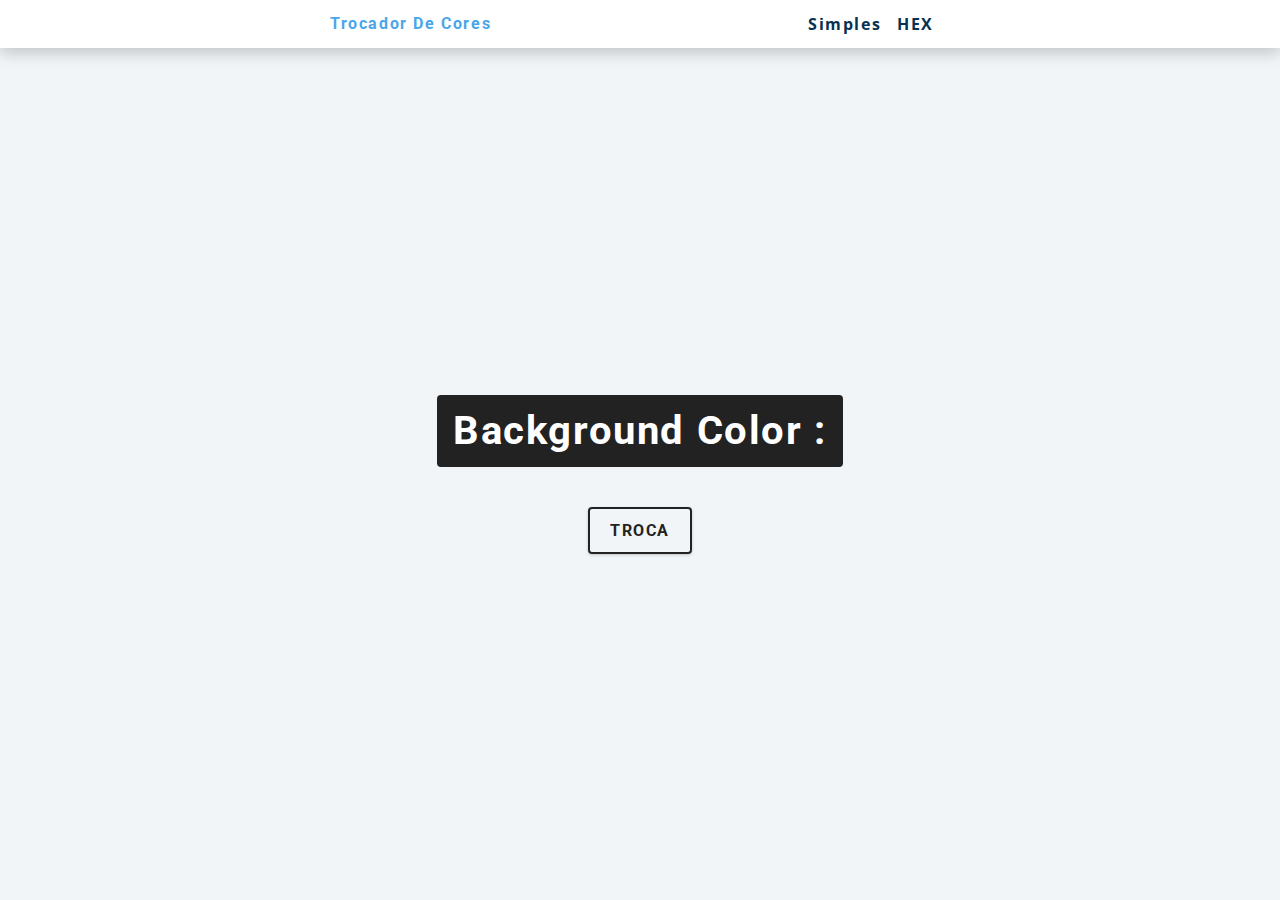
<file: 1-TROCADOR-DE-COR/index.html>
<!DOCTYPE html>
<html lang="en">

<head>
    <meta charset="UTF-8">
    <meta http-equiv="X-UA-Compatible" content="IE=edge">
    <meta name="viewport" content="width=device-width, initial-scale=1.0">
    <title>Trocador de cores - Simples</title>

    <link rel="stylesheet" href="styles.css">
</head>

<body>
    <nav>
        <div class="nav-center">
            <h4>
                Trocador de Cores
            </h4>
            <ul class="nav-links">
                <li>
                    <a href="index.html">Simples</a>
                </li>
                <li>
                    <a href="hex.html">HEX</a>
                </li>
            </ul>
        </div>
    </nav>
    </div>

    <main>
        <div class="container">
            <h2>
                background color :
                <span class="color"></span>
            </h2>
            <button id="btn" class="btn btn-hero">Troca</button>
        </div>
    </main>
    <script src="app.js"></script>
</body>

</html>
</file>
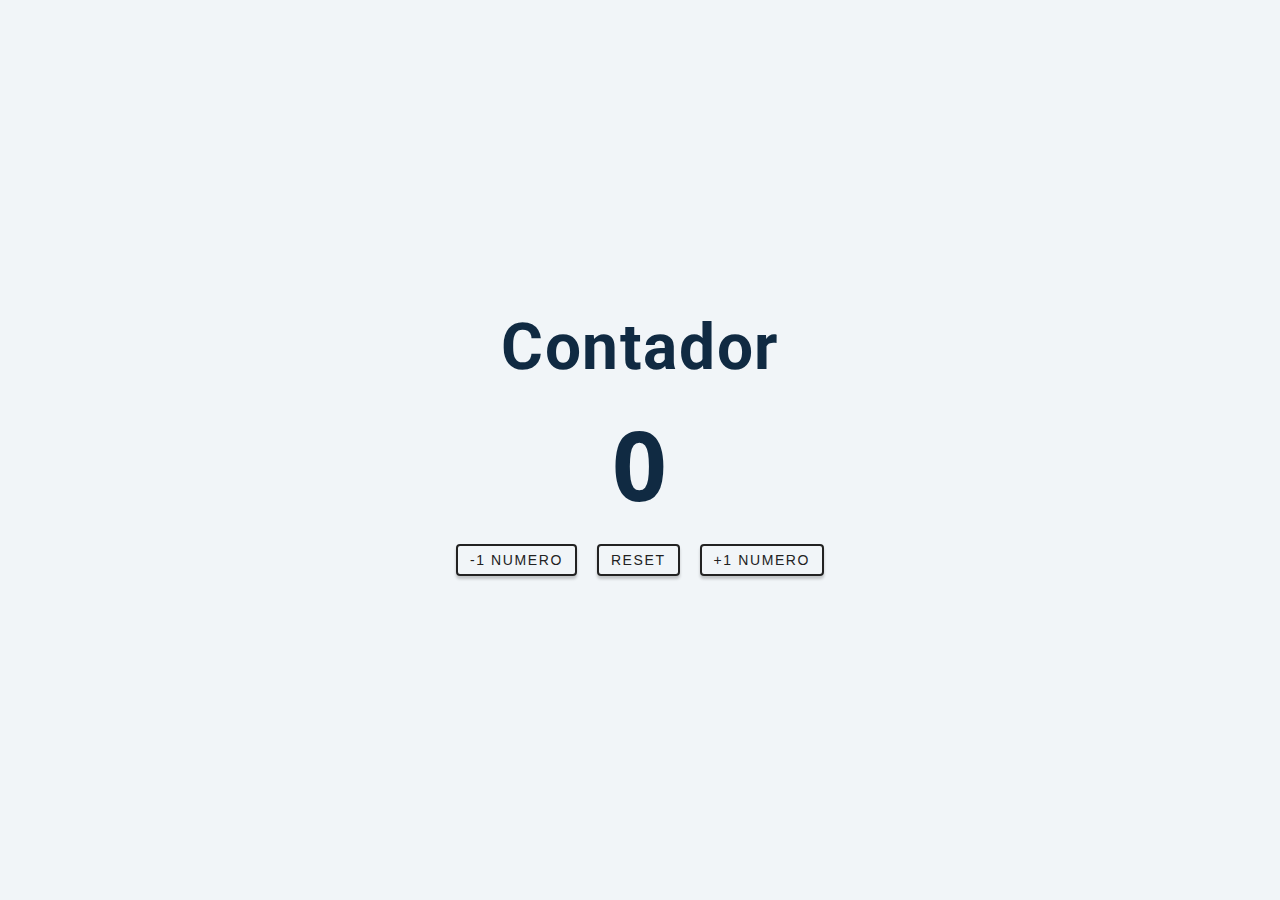
<file: 2-CONTADOR/index.html>
<!DOCTYPE html>
<html lang="en">

<head>
    <meta charset="UTF-8">
    <meta http-equiv="X-UA-Compatible" content="IE=edge">
    <meta name="viewport" content="width=device-width, initial-scale=1.0">
    <title>Contador</title>

    <link rel="stylesheet" href="styles.css">

</head>

<body>
    <main>
        <div class="container">
            <h1>Contador</h1>
            <span id="value">0</span>
            <div class="button-container">
                <button class="btn decrease">-1 numero</button>
                <button class="btn reset">reset</button>
                <button class="btn increase">+1 numero</button>
            </div>
        </div>
    </main>
    <script src="scripts.js"></script>
</body>

</html>
</file>
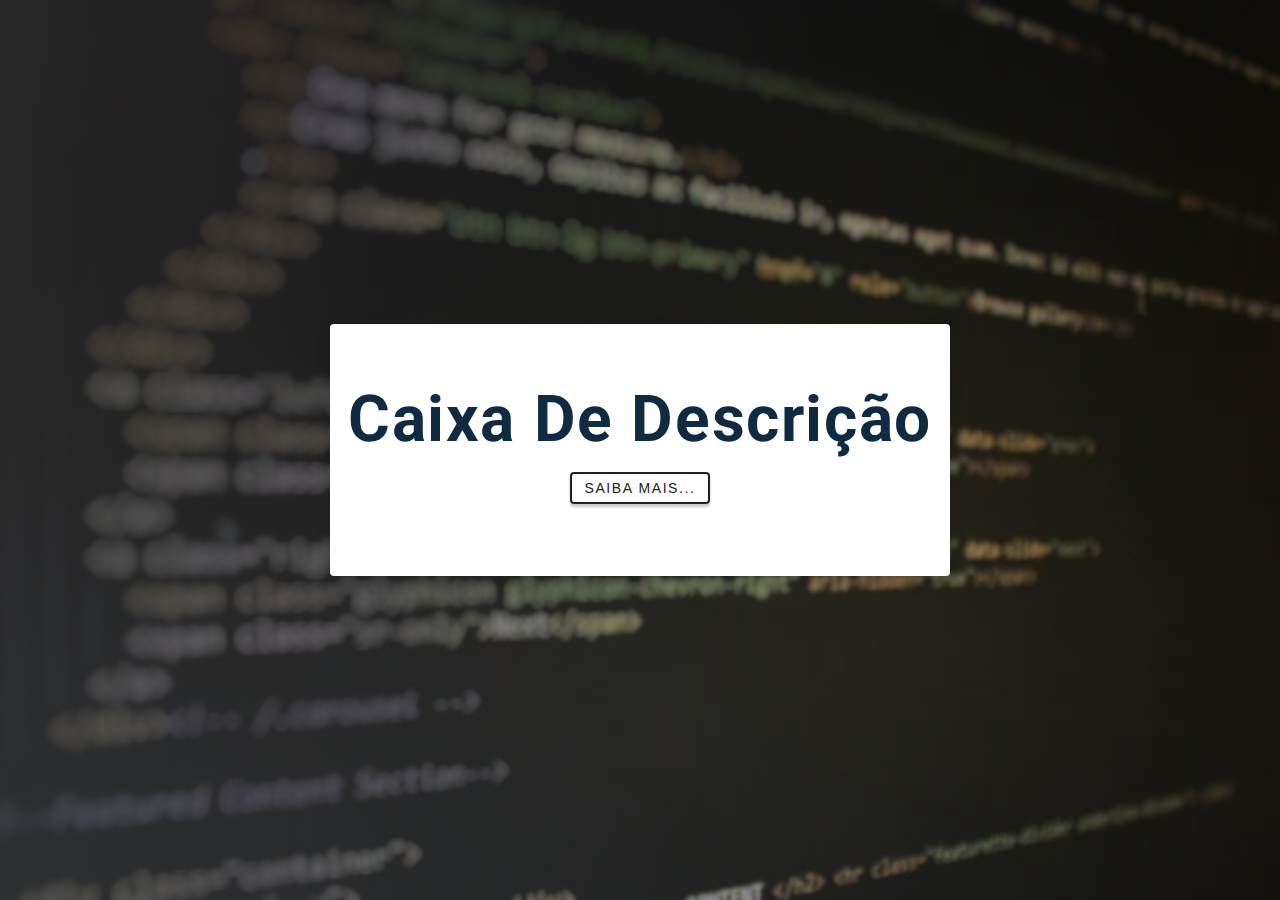
<file: 6-MODAL/index.html>
<!DOCTYPE html>
<html lang="en">

<head>
    <meta charset="UTF-8">
    <meta http-equiv="X-UA-Compatible" content="IE=edge">
    <meta name="viewport" content="width=device-width, initial-scale=1.0">
    <title>HOME PAGE</title>

    <link rel="stylesheet" href="https://cdnjs.cloudflare.com/ajax/libs/font-awesome/5.14.0/css/all.min.css" />

    <link rel="stylesheet" href="styles.css">

</head>

<body>
    <header class="background-image">
        <div class="banner">
            <h1>Caixa de descrição</h1>
            <button class="btn modal-btn">
                Saiba mais...
            </button>
        </div>
    </header>

    <div class="modal-overlay">
        <div class="modal-container">
            <h3>Essa é uma breve decrição</h3>
            <button class="close-btn"><i class="fas fa-times" aria-hidden="true"></i></button>
            <p>Obrigado por ver</p>
        </div>
    </div>
    <script src="scripts.js"></script>
</body>

</html>
</file>
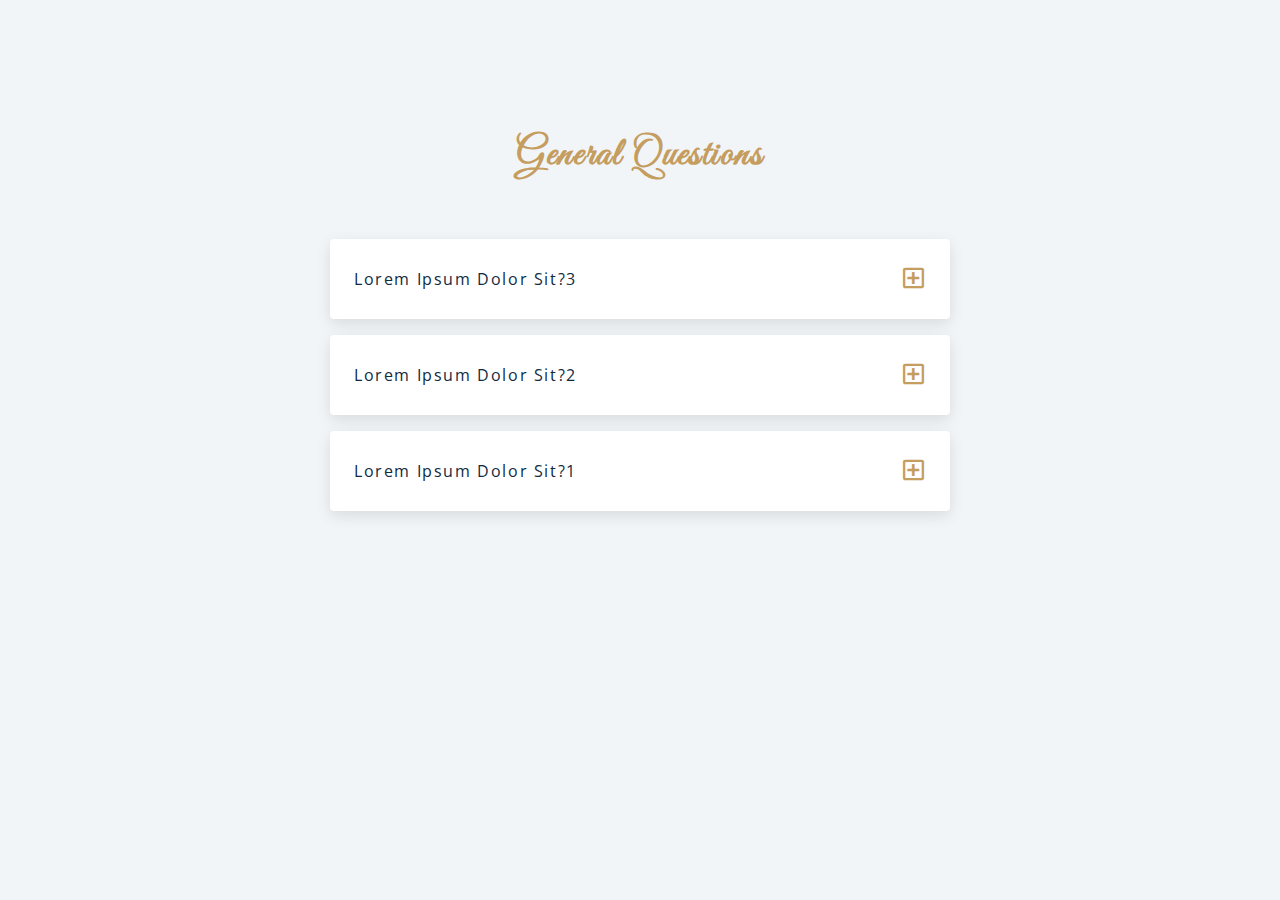
<file: 7-BOX-FAQ/index.html>
<!DOCTYPE html>
<html lang="en">

<head>
    <meta charset="UTF-8">
    <meta http-equiv="X-UA-Compatible" content="IE=edge">
    <meta name="viewport" content="width=device-width, initial-scale=1.0">
    <title>FAQ</title>

    <link rel="stylesheet" href="https://cdnjs.cloudflare.com/ajax/libs/font-awesome/5.14.0/css/all.min.css">

    <link rel="stylesheet" href="https://fonts.googleapis.com/css?family=Great+Vibes&display=swap">

    <link rel="stylesheet" href="styles.css">

</head>

<body>
    <section class="questions">
        <div class="title">
            <h2>general Questions</h2>
        </div>

        <div class="section-center">
            <article class="question">
                <div class="question-title">
                    <p>lorem ipsum dolor sit?3</p>
                    <button type="button" class="question-btn">
                        <span class="plus-icon">
                            <i class="far fa-plus-square"></i>
                        </span>
                        <span class="minus-icon">
                            <i class="far fa-minus-square"></i>
                        </span>
                    </button>
                </div>
                <div class="question-text">
                    <p>
                        3Lorem ipsum dolor sit amet consectetur adipisicing elit. Porro suscipit commodi ex tenetur enim
                        praesentium laudantium quis, expedita fugit dolore dignissimos reprehenderit ratione alias et
                        consequuntur hic ducimus iure fugiat.
                    </p>
                </div>
            </article>
            <article class="question">
                <div class="question-title">
                    <p>lorem ipsum dolor sit?2</p>
                    <button type="button" class="question-btn">
                        <span class="plus-icon">
                            <i class="far fa-plus-square"></i>
                        </span>
                        <span class="minus-icon">
                            <i class="far fa-minus-square"></i>
                        </span>
                    </button>
                </div>
                <div class="question-text">
                    <p>
                        2Lorem ipsum dolor sit amet consectetur adipisicing elit. Porro suscipit commodi ex tenetur enim
                        praesentium laudantium quis, expedita fugit dolore dignissimos reprehenderit ratione alias et
                        consequuntur hic ducimus iure fugiat.
                    </p>
                </div>
            </article>
            <article class="question">
                <div class="question-title">
                    <p>lorem ipsum dolor sit?1</p>
                    <button type="button" class="question-btn">
                        <span class="plus-icon">
                            <i class="far fa-plus-square"></i>
                        </span>
                        <span class="minus-icon">
                            <i class="far fa-minus-square"></i>
                        </span>
                    </button>
                </div>
                <div class="question-text">
                    <p>
                        1Lorem ipsum dolor sit amet consectetur adipisicing elit. Porro suscipit commodi ex tenetur enim
                        praesentium laudantium quis, expedita fugit dolore dignissimos reprehenderit ratione alias et
                        consequuntur hic ducimus iure fugiat.
                    </p>
                </div>
            </article>

        </div>

    </section>


    <script src="scripts.js"></script>
</body>

</html>
</file>
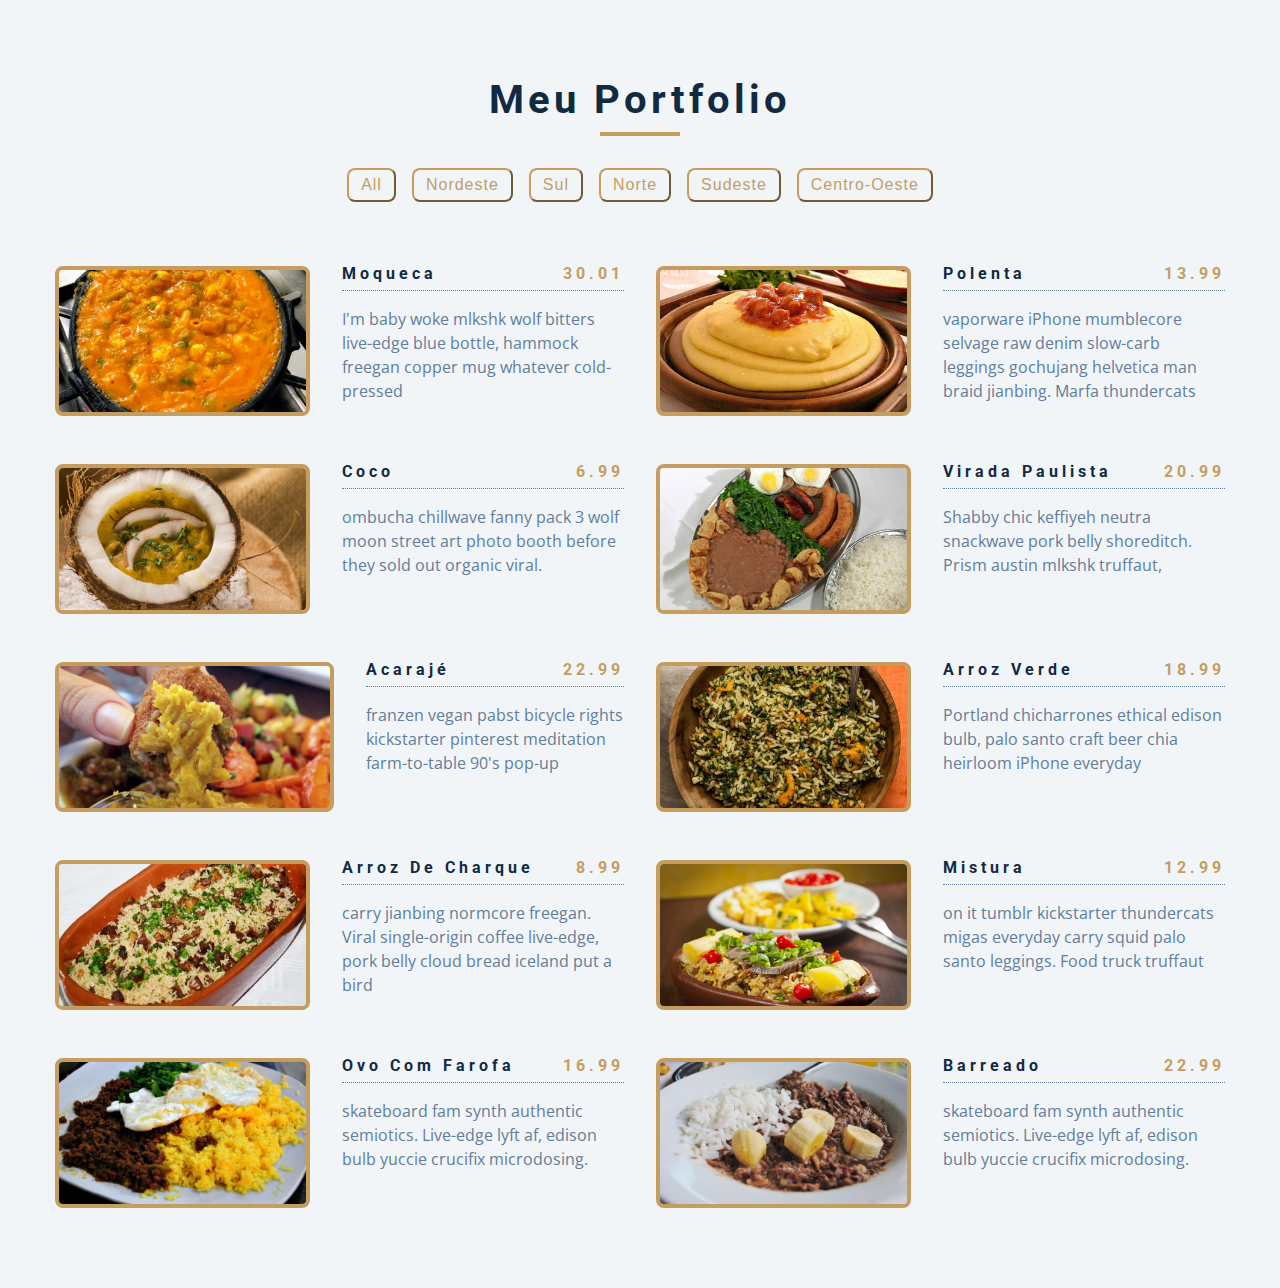
<file: 8-MENU-RESTAURANTE/index.html>
<!DOCTYPE html>
<html lang="en">

<head>
    <meta charset="UTF-8">
    <meta http-equiv="X-UA-Compatible" content="IE=edge">
    <meta name="viewport" content="width=device-width, initial-scale=1.0">
    <title>Portfolio</title>
    <link rel="stylesheet" href="https://cdnjs.cloudflare.com/ajax/libs/font-awesome/5.14.0/css/all.min.css">

    <link rel="stylesheet" href="styles.css">

</head>

<body>
    <section class="portfolio">
        <div class="title">
            <h2>Meu Portfolio</h2>
            <div class="underline"></div>
        </div>
        <div class="btn-container">
            <button type="button" class="filter-btn" data-id="all">
                all
            </button>
            <button type="button" class="filter-btn" data-id="breakfast">
                breakfast
            </button>
            <button type="button" class="filter-btn" data-id="lunch">
                lunch
            </button>
            <button type="button" class="filter-btn" data-id="shakes">
                shakes
            </button>
        </div>
        <div class="section-center">
            <article class="portfolio-item">
                <img src="./IMGS/item-1.jpeg" alt="menu item" class="photo">
                <div class="item-info">
                    <header>
                        <h4>buttermilk pancakes</h4>
                        <h4 class="price">R$14</h4>
                    </header>
                    <p class="item-text">
                        Lorem ipsum dolor sit amet consectetur adipisicing elit. Necessitatibus esse eos culpa eligendi
                        rerum adipisci nesciunt obcaecati explicabo quod soluta, asperiores error praesentium quam
                        eveniet
                        animi omnis nemo suscipit deserunt.
                    </p>
                </div>
            </article>

            <article class="portfolio-item">
                <img src="./IMGS/item-1.jpeg" alt="menu item" class="photo">
                <div class="item-info">
                    <header>
                        <h4>buttermilk pancakes</h4>
                        <h4 class="price">R$14</h4>
                    </header>
                    <p class="item-text">
                        Lorem ipsum dolor sit amet consectetur adipisicing elit. Necessitatibus esse eos culpa eligendi
                        rerum adipisci nesciunt obcaecati explicabo quod soluta, asperiores error praesentium quam
                        eveniet
                        animi omnis nemo suscipit deserunt.
                    </p>
                </div>
            </article>

            <article class="portfolio-item">
                <img src="./IMGS/item-1.jpeg" alt="menu item" class="photo">
                <div class="item-info">
                    <header>
                        <h4>buttermilk pancakes</h4>
                        <h4 class="price">R$14</h4>
                    </header>
                    <p class="item-text">
                        Lorem ipsum dolor sit amet consectetur adipisicing elit. Necessitatibus esse eos culpa eligendi
                        rerum adipisci nesciunt obcaecati explicabo quod soluta, asperiores error praesentium quam
                        eveniet
                        animi omnis nemo suscipit deserunt.
                    </p>
                </div>
            </article>
        </div>
    </section>

    <script src="scripts.js"></script>
</body>

</html>
</file>
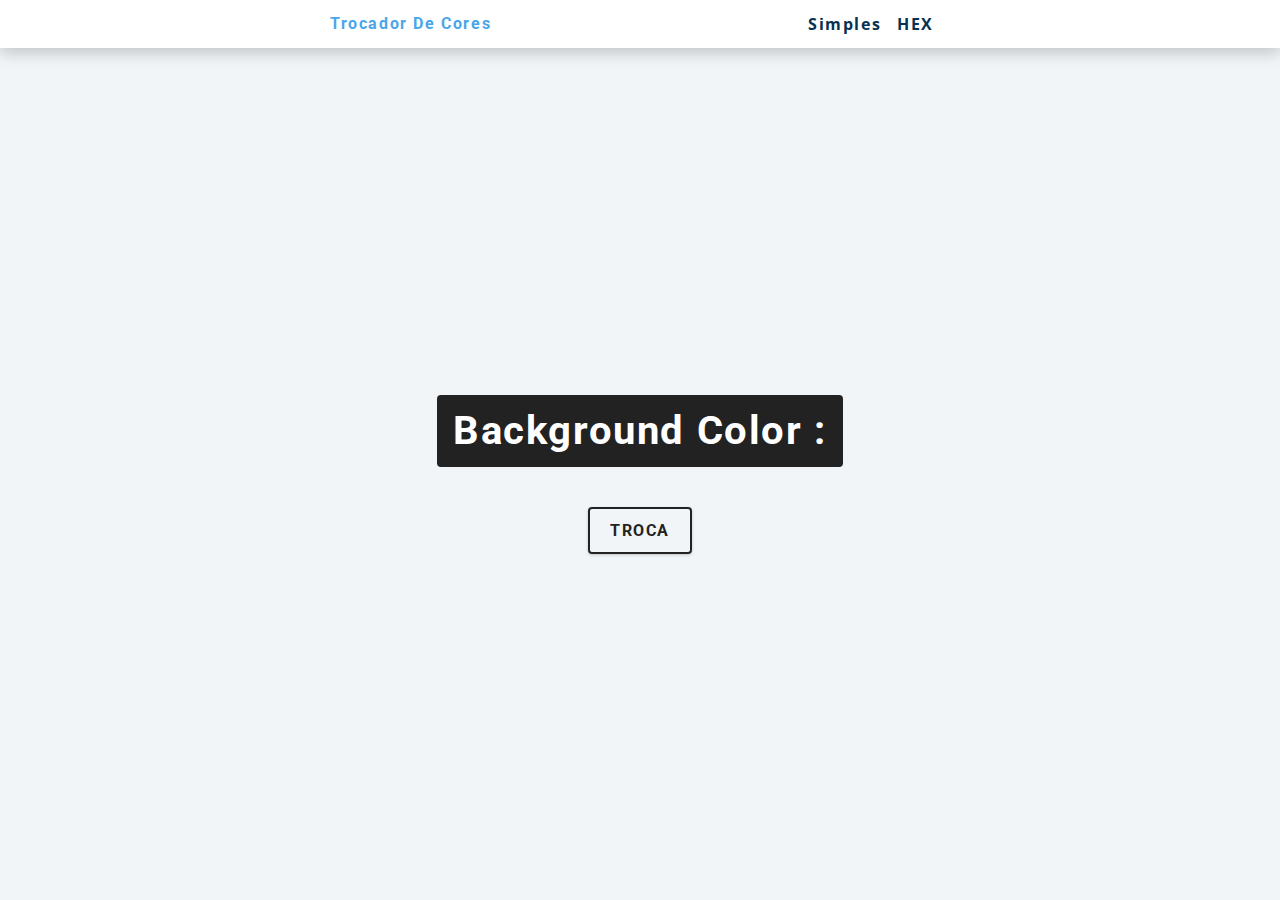
<file: 1-TROCADOR-DE-COR/hex.html>
<!DOCTYPE html>
<html lang="en">

<head>
    <meta charset="UTF-8">
    <meta http-equiv="X-UA-Compatible" content="IE=edge">
    <meta name="viewport" content="width=device-width, initial-scale=1.0">
    <title>Trocador de cores - Simples</title>

    <link rel="stylesheet" href="styles.css">
</head>

<body>
    <nav>
        <div class="nav-center">
            <h4>
                Trocador de Cores
            </h4>
            <ul class="nav-links">
                <li>
                    <a href="index.html">Simples</a>
                </li>
                <li>
                    <a href="hex.html">HEX</a>
                </li>
            </ul>
        </div>
    </nav>
    </div>

    <main>
        <div class="container">
            <h2>
                background color :
                <span class="color"></span>
            </h2>
            <button id="btn" class="btn btn-hero">Troca</button>
        </div>
    </main>
    <script src="hex.js"></script>
</body>

</html>
</file>
<file: 1-TROCADOR-DE-COR/styles.css>
@import url("https://fonts.googleapis.com/css?family=Open+Sans|Roboto:400,700&display=swap");


/*
=============== 
Variables - banco de dados
===============
*/
:root {
    /* dark shades of primary color*/
    --clr-primary-1: hsl(205, 86%, 17%);
    --clr-primary-2: hsl(205, 77%, 27%);
    --clr-primary-3: hsl(205, 72%, 37%);
    --clr-primary-4: hsl(205, 63%, 48%);
    /* primary/main color */
    --clr-primary-5: hsl(205, 78%, 60%);
    /* lighter shades of primary color */
    --clr-primary-6: hsl(205, 89%, 70%);
    --clr-primary-7: hsl(205, 90%, 76%);
    --clr-primary-8: hsl(205, 86%, 81%);
    --clr-primary-9: hsl(205, 90%, 88%);
    --clr-primary-10: hsl(205, 100%, 96%);
    /* darkest grey - used for headings */
    --clr-grey-1: hsl(209, 61%, 16%);
    --clr-grey-2: hsl(211, 39%, 23%);
    --clr-grey-3: hsl(209, 34%, 30%);
    --clr-grey-4: hsl(209, 28%, 39%);
    /* grey used for paragraphs */
    --clr-grey-5: hsl(210, 22%, 49%);
    --clr-grey-6: hsl(209, 23%, 60%);
    --clr-grey-7: hsl(211, 27%, 70%);
    --clr-grey-8: hsl(210, 31%, 80%);
    --clr-grey-9: hsl(212, 33%, 89%);
    --clr-grey-10: hsl(210, 36%, 96%);
    --clr-white: #fff;
    --clr-red-dark: hsl(360, 67%, 44%);
    --clr-red-light: hsl(360, 71%, 66%);
    --clr-green-dark: hsl(125, 67%, 44%);
    --clr-green-light: hsl(125, 71%, 66%);
    --clr-black: #222;
    --ff-primary: "Roboto", sans-serif;
    --ff-secondary: "Open Sans", sans-serif;
    --transition: all 0.3s linear;
    --spacing: 0.1rem;
    --radius: 0.25rem;
    --light-shadow: 0 5px 15px rgba(0, 0, 0, 0.1);
    --dark-shadow: 0 5px 15px rgba(0, 0, 0, 0.2);
    --max-width: 1170px;
    --fixed-width: 620px;
}

* {
    margin: 0;
    padding: 0;
    box-sizing: border-box;
}

body {
    font-family: var(--ff-secondary);
    background: var(--clr-grey-10);
    color: var(--clr-grey-1);
    line-height: 1.5;
    font-size: 0.875rem;
}

ul {
    list-style-type: none;
}

a {
    text-decoration: none;
}

h1,
h2,
h3,
h4 {
    letter-spacing: var(--spacing);
    text-transform: capitalize;
    line-height: 1.25;
    margin-bottom: 0.75rem;
    font-family: var(--ff-primary);
}

h1 {
    font-size: 3rem;
}

h2 {
    font-size: 2rem;
}

h3 {
    font-size: 1.25rem;
}

h4 {
    font-size: 0.875rem;
}

p {
    margin-bottom: 1.25rem;
    color: var(--clr-grey-5);
}

@media screen and (min-width: 800px) {
    h1 {
        font-size: 4rem;
    }

    h2 {
        font-size: 2.5rem;
    }

    h3 {
        font-size: 1.75rem;
    }

    h4 {
        font-size: 1rem;
    }

    body {
        font-size: 1rem;
    }

    h1,
    h2,
    h3,
    h4 {
        line-height: 1;
    }
}

.section {
    padding: 5rem 0;
}

.section-center {
    width: 90vw;
    margin: 0 auto;
    max-width: 1170px;
}

@media screen and (min-width: 992px) {
    .section-center {
        width: 95vw;
    }
}

main {
    min-height: 100vh;
    display: grid;
    place-items: center;
}

nav {
    background: var(--clr-white);
    height: 3rem;
    display: grid;
    align-items: center;
    box-shadow: var(--dark-shadow);
    /*gostei muito disso*/
}

.nav-center {
    width: 90vw;
    max-width: var(--fixed-width);
    margin: 0 auto;
    display: flex;
    align-items: center;
    justify-content: space-between;
}

.nav-center h4 {
    margin-bottom: 0;
    color: var(--clr-primary-5);
}

.nav-links {
    display: flex;
}

nav a {
    text-transform: capitalize;
    /*text transform: capitalize deixa as primeiras letras da frase em maiusculo*/
    font-weight: 700;
    font-size: 1rem;
    color: var(--clr-primary-1);
    letter-spacing: var(--spacing);
    margin-right: 1rem;
}

nav a:hover {
    color: var(--clr-primary-5);
    /*o houver troca a cor da letra quando passa o mouse por cima*/
}

main {
    min-height: calc(100vh - 3rem);
    display: grid;
    place-items: center;
}

.container {
    text-align: center;
}

.container h2 {
    /*no caso acima ele indicou qual H2 ele queria trocar as propriedades.*/
    background: var(--clr-black);
    color: var(--clr-white);
    padding: 1rem;
    border-radius: var(--radius);
    margin-bottom: 2.5rem;
}

.color {
    color: var(--clr-primary-5);
}

.btn-hero {
    font-family: var(--ff-primary);
    text-transform: uppercase;
    /*text transform: uppercase deixa todas as letras em maiusculo*/
    background: transparent;
    color: var(--clr-black);
    letter-spacing: var(--spacing);
    display: inline-block;
    font-weight: 700;
    transition: var(--transition);
    border: 2px solid var(--clr-black);
    cursor: pointer;
    /*para aparecer a mãozinha, quando colocar o mouse por cima*/
    box-shadow: 0 1px 3px rgba(0, 0, 0, 0.2);
    border-radius: var(--radius);
    font-size: 1rem;
    padding: 0.75rem 1.25rem;
}

.btn-hero:hover {
    color: var(--clr-white);
    background: var(--clr-black);
}
</file>
<file: 2-CONTADOR/styles.css>
@import url("https://fonts.googleapis.com/css?family=Open+Sans|Roboto:400,700&display=swap");


/*
=============== 
Default - //banco de dados
===============
*/
:root {
    /* dark shades of primary color*/
    --clr-primary-1: hsl(205, 86%, 17%);
    --clr-primary-2: hsl(205, 77%, 27%);
    --clr-primary-3: hsl(205, 72%, 37%);
    --clr-primary-4: hsl(205, 63%, 48%);
    /* primary/main color */
    --clr-primary-5: hsl(205, 78%, 60%);
    /* lighter shades of primary color */
    --clr-primary-6: hsl(205, 89%, 70%);
    --clr-primary-7: hsl(205, 90%, 76%);
    --clr-primary-8: hsl(205, 86%, 81%);
    --clr-primary-9: hsl(205, 90%, 88%);
    --clr-primary-10: hsl(205, 100%, 96%);
    /* darkest grey - used for headings */
    --clr-grey-1: hsl(209, 61%, 16%);
    --clr-grey-2: hsl(211, 39%, 23%);
    --clr-grey-3: hsl(209, 34%, 30%);
    --clr-grey-4: hsl(209, 28%, 39%);
    /* grey used for paragraphs */
    --clr-grey-5: hsl(210, 22%, 49%);
    --clr-grey-6: hsl(209, 23%, 60%);
    --clr-grey-7: hsl(211, 27%, 70%);
    --clr-grey-8: hsl(210, 31%, 80%);
    --clr-grey-9: hsl(212, 33%, 89%);
    --clr-grey-10: hsl(210, 36%, 96%);
    --clr-white: #fff;
    --clr-red-dark: hsl(360, 67%, 44%);
    --clr-red-light: hsl(360, 71%, 66%);
    --clr-green-dark: hsl(125, 67%, 44%);
    --clr-green-light: hsl(125, 71%, 66%);
    --clr-black: #222;
    --ff-primary: "Roboto", sans-serif;
    --ff-secondary: "Open Sans", sans-serif;
    --transition: all 0.3s linear;
    --spacing: 0.1rem;
    --radius: 0.25rem;
    --light-shadow: 0 5px 15px rgba(0, 0, 0, 0.1);
    --dark-shadow: 0 5px 15px rgba(0, 0, 0, 0.2);
    --max-width: 1170px;
    --fixed-width: 620px;
}

* {
    margin: 0;
    padding: 0;
    box-sizing: border-box;
}

body {
    font-family: var(--ff-secondary);
    background: var(--clr-grey-10);
    color: var(--clr-grey-1);
    line-height: 1.5;
    font-size: 0.875rem;
}

ul {
    list-style-type: none;
}

a {
    text-decoration: none;
}

h1,
h2,
h3,
h4 {
    letter-spacing: var(--spacing);
    text-transform: capitalize;
    line-height: 1.25;
    margin-bottom: 0.75rem;
    font-family: var(--ff-primary);
}

h1 {
    font-size: 3rem;
}

h2 {
    font-size: 2rem;
}

h3 {
    font-size: 1.25rem;
}

h4 {
    font-size: 0.875rem;
}

p {
    margin-bottom: 1.25rem;
    color: var(--clr-grey-5);
}

@media screen and (min-width: 800px) {
    h1 {
        font-size: 4rem;
    }

    h2 {
        font-size: 2.5rem;
    }

    h3 {
        font-size: 1.75rem;
    }

    h4 {
        font-size: 1rem;
    }

    body {
        font-size: 1rem;
    }

    h1,
    h2,
    h3,
    h4 {
        line-height: 1;
    }
}

.section {
    padding: 5rem 0;
}

.section-center {
    width: 90vw;
    margin: 0 auto;
    max-width: 1170px;
}

@media screen and (min-width: 992px) {
    .section-center {
        width: 95vw;
    }
}

/*
=============== 
special Project
===============
*/

main {
    min-height: 100vh;
    display: grid;
    place-items: center;
}

.container {
    text-align: center;
}

#value {
    font-size: 6rem;
    font-weight: bold;
}

.btn {
    text-transform: uppercase;
    background: transparent;
    color: var(--clr-black);
    padding: 0.375rem 0.75rem;
    letter-spacing: var(--spacing);
    display: inline-block;
    transition: var(--transition);
    /*ativa o houver, para fazer uma transição bonita*/
    font-size: 0.875rem;
    border: 2px solid var(--clr-black);
    cursor: pointer;
    box-shadow: 0 3px 3px rgba(0, 0, 0, 0.2);
    border-radius: var(--radius);
    margin: 0.5rem;
}

.btn:hover {
    color: var(--clr-white);
    background: var(--clr-black);
}
</file>
<file: 6-MODAL/styles.css>
@import url("https://fonts.googleapis.com/css?family=Open+Sans|Roboto:400,700&display=swap");


/*
=============== 
Default - //banco de variaveis
===============
*/
:root {
    /* dark shades of primary color*/
    --clr-primary-1: hsl(205, 86%, 17%);
    --clr-primary-2: hsl(205, 77%, 27%);
    --clr-primary-3: hsl(205, 72%, 37%);
    --clr-primary-4: hsl(205, 63%, 48%);
    /* primary/main color */
    --clr-primary-5: hsl(205, 78%, 60%);
    /* lighter shades of primary color */
    --clr-primary-6: hsl(205, 89%, 70%);
    --clr-primary-7: hsl(205, 90%, 76%);
    --clr-primary-8: hsl(205, 86%, 81%);
    --clr-primary-9: hsl(205, 90%, 88%);
    --clr-primary-10: hsl(205, 100%, 96%);
    /* darkest grey - used for headings */
    --clr-grey-1: hsl(209, 61%, 16%);
    --clr-grey-2: hsl(211, 39%, 23%);
    --clr-grey-3: hsl(209, 34%, 30%);
    --clr-grey-4: hsl(209, 28%, 39%);
    /* grey used for paragraphs */
    --clr-grey-5: hsl(210, 22%, 49%);
    --clr-grey-6: hsl(209, 23%, 60%);
    --clr-grey-7: hsl(211, 27%, 70%);
    --clr-grey-8: hsl(210, 31%, 80%);
    --clr-grey-9: hsl(212, 33%, 89%);
    --clr-grey-10: hsl(210, 36%, 96%);
    --clr-white: #fff;
    --clr-red-dark: hsl(360, 67%, 44%);
    --clr-red-light: hsl(360, 71%, 66%);
    --clr-green-dark: hsl(125, 67%, 44%);
    --clr-green-light: hsl(125, 71%, 66%);
    --clr-black: #222;
    --ff-primary: "Roboto", sans-serif;
    --ff-secondary: "Open Sans", sans-serif;
    --transition: all 0.3s linear;
    --spacing: 0.1rem;
    --radius: 0.25rem;
    --light-shadow: 0 5px 15px rgba(0, 0, 0, 0.1);
    --dark-shadow: 0 5px 15px rgba(0, 0, 0, 0.2);
    --max-width: 1170px;
    --fixed-width: 620px;
}

* {
    margin: 0;
    padding: 0;
    box-sizing: border-box;
}

body {
    font-family: var(--ff-secondary);
    background: var(--clr-grey-10);
    color: var(--clr-grey-1);
    line-height: 1.5;
    font-size: 0.875rem;
}

ul {
    list-style-type: none;
}

a {
    text-decoration: none;
}

h1,
h2,
h3,
h4 {
    letter-spacing: var(--spacing);
    text-transform: capitalize;
    line-height: 1.25;
    margin-bottom: 0.75rem;
    font-family: var(--ff-primary);
}

h1 {
    font-size: 3rem;
}

h2 {
    font-size: 2rem;
}

h3 {
    font-size: 1.25rem;
}

h4 {
    font-size: 0.875rem;
}

p {
    margin-bottom: 1.25rem;
    color: var(--clr-grey-5);
}

@media screen and (min-width: 800px) {
    h1 {
        font-size: 4rem;
    }

    h2 {
        font-size: 2.5rem;
    }

    h3 {
        font-size: 1.75rem;
    }

    h4 {
        font-size: 1rem;
    }

    body {
        font-size: 1rem;
    }

    h1,
    h2,
    h3,
    h4 {
        line-height: 1;
    }
}

.section {
    padding: 5rem 0;
}

.section-center {
    width: 90vw;
    margin: 0 auto;
    max-width: 1170px;
}

@media screen and (min-width: 992px) {
    .section-center {
        width: 95vw;
    }
}

main {
    min-height: 100vh;
    display: grid;
    place-items: center;
}

/*
=============== 
special Project
===============
*/

.background-image {
    min-height: 100vh;
    background: linear-gradient(to right, rgb(46, 45, 45, 0.8), rgba(0, 0, 0, 0.2)), url("./fundo.png") center/cover no-repeat;
    display: grid;
    place-items: center;
}

.banner {
    background: var(--clr-white);
    padding: 4rem 0;
    border-radius: var(--radius);
    box-shadow: var(--light-shadow);
    text-align: center;
    width: 90vw;
    max-width: var(--fixed-width);
}

.modal-btn {
    text-transform: uppercase;
    background: transparent;
    color: var(--clr-black);
    padding: 0.375rem 0.75rem;
    letter-spacing: var(--spacing);
    display: inline-block;
    transition: var(--transition);
    /*ativa o houver, para fazer uma transição bonita*/
    font-size: 0.875rem;
    border: 2px solid var(--clr-black);
    cursor: pointer;
    box-shadow: 0 3px 3px rgba(0, 0, 0, 0.2);
    border-radius: var(--radius);
    margin: 0.5rem;
}

.modal-btn:hover {
    color: var(--clr-white);
    background: var(--clr-black);
}

.modal-overlay {
    position: fixed;
    top: 0;
    left: 0;
    width: 100%;
    height: 100%;
    background: rgba(73, 166, 233, 0.5);
    display: grid;
    place-items: center;
    transition: var(--transition);
    visibility: hidden;
    z-index: -10;
}

.open-modal {
    visibility: visible;
    z-index: 10;
}

.modal-container {
    background: var(--clr-white);
    border-radius: var(--radius);
    width: 90vw;
    height: 30vh;
    max-width: var(--fixed-width);
    text-align: center;
    display: grid;
    place-items: center;
    position: relative;
}

.close-btn {
    position: absolute;
    top: 1rem;
    right: 1rem;
    font-size: 2rem;
    background: transparent;
    border-color: transparent;
    color: var(--clr-red-dark);
    cursor: pointer;
    transition: var(--transition);
}

.close-btn:hover {
    color: var(--clr-red-light);
    transform: scale(1.3);
}
</file>
<file: 7-BOX-FAQ/styles.css>
@import url("https://fonts.googleapis.com/css?family=Open+Sans|Roboto:400,700&display=swap");


/*
=============== 
Default - //banco de variaveis
===============
*/
:root {
    /* dark shades of primary color*/
    --clr-primary-1: hsl(205, 86%, 17%);
    --clr-primary-2: hsl(205, 77%, 27%);
    --clr-primary-3: hsl(205, 72%, 37%);
    --clr-primary-4: hsl(205, 63%, 48%);
    /* primary/main color */
    --clr-primary-5: hsl(205, 78%, 60%);
    /* lighter shades of primary color */
    --clr-primary-6: hsl(205, 89%, 70%);
    --clr-primary-7: hsl(205, 90%, 76%);
    --clr-primary-8: hsl(205, 86%, 81%);
    --clr-primary-9: hsl(205, 90%, 88%);
    --clr-primary-10: hsl(205, 100%, 96%);
    /* darkest grey - used for headings */
    --clr-grey-1: hsl(209, 61%, 16%);
    --clr-grey-2: hsl(211, 39%, 23%);
    --clr-grey-3: hsl(209, 34%, 30%);
    --clr-grey-4: hsl(209, 28%, 39%);
    /* grey used for paragraphs */
    --clr-grey-5: hsl(210, 22%, 49%);
    --clr-grey-6: hsl(209, 23%, 60%);
    --clr-grey-7: hsl(211, 27%, 70%);
    --clr-grey-8: hsl(210, 31%, 80%);
    --clr-grey-9: hsl(212, 33%, 89%);
    --clr-grey-10: hsl(210, 36%, 96%);
    --clr-white: #fff;
    --clr-red-dark: hsl(360, 67%, 44%);
    --clr-red-light: hsl(360, 71%, 66%);
    --clr-green-dark: hsl(125, 67%, 44%);
    --clr-green-light: hsl(125, 71%, 66%);
    --clr-gold: #c59d5f;
    --clr-black: #222;
    --ff-primary: "Roboto", sans-serif;
    --ff-secondary: "Open Sans", sans-serif;
    --transition: all 0.3s linear;
    --spacing: 0.1rem;
    --radius: 0.25rem;
    --light-shadow: 0 5px 15px rgba(0, 0, 0, 0.1);
    --dark-shadow: 0 5px 15px rgba(0, 0, 0, 0.2);
    --max-width: 1170px;
    --fixed-width: 620px;
}

* {
    margin: 0;
    padding: 0;
    box-sizing: border-box;
}

body {
    font-family: var(--ff-secondary);
    background: var(--clr-grey-10);
    color: var(--clr-grey-1);
    line-height: 1.5;
    font-size: 0.875rem;
}

ul {
    list-style-type: none;
}

a {
    text-decoration: none;
}

h1,
h2,
h3,
h4 {
    letter-spacing: var(--spacing);
    text-transform: capitalize;
    line-height: 1.25;
    margin-bottom: 0.75rem;
    font-family: var(--ff-primary);
}

h1 {
    font-size: 3rem;
}

h2 {
    font-size: 2rem;
}

h3 {
    font-size: 1.25rem;
}

h4 {
    font-size: 0.875rem;
}

p {
    margin-bottom: 1.25rem;
    color: var(--clr-grey-5);
}

@media screen and (min-width: 800px) {
    h1 {
        font-size: 4rem;
    }

    h2 {
        font-size: 2.5rem;
    }

    h3 {
        font-size: 1.75rem;
    }

    h4 {
        font-size: 1rem;
    }

    body {
        font-size: 1rem;
    }

    h1,
    h2,
    h3,
    h4 {
        line-height: 1;
    }
}

.btn {
    text-transform: uppercase;
    background: transparent;
    color: var(--clr-black);
    padding: 0.375rem 0.75rem;
    letter-spacing: var(--spacing);
    display: inline-block;
    transition: var(--transition);
    font-size: 0.875rem;
    border: 2px solid var(--clr-black);
    cursor: pointer;
    box-shadow: 0 1px 3px rgba(0, 0, 0, 0.2);
    border-radius: var(--radius);
}

.btn:hover {
    color: var(--clr-white);
    background: var(--clr-black);
}

.section {
    padding: 5rem 0;
}

.section-center {
    width: 90vw;
    margin: 0 auto;
    max-width: 1170px;
}

@media screen and (min-width: 992px) {
    .section-center {
        width: 95vw;
    }
}

main {
    min-height: 100vh;
    display: grid;
    place-items: center;
}

/*
=============== 
special Project
===============
*/
.title {
    margin-top: 15vh;
    margin-bottom: 4rem;
}

.title h2 {
    color: var(--clr-gold);
    font-family: "Great Vibes", cursive;
    text-align: center;
}

.section-center {
    max-width: var(--fixed-width);
}

.question {
    background: var(--clr-white);
    border-radius: var(--radius);
    box-shadow: var(--light-shadow);
    padding: 1.5rem 1.5rem 0.5rem 1.5rem;
    margin-bottom: 1rem;
}

.question-title {
    display: flex;
    justify-content: space-between;
    align-items: center;
    text-transform: capitalize;
    padding-bottom: 1rem;
}

.question-title p {
    margin-bottom: 0;
    letter-spacing: var(--spacing);
    color: var(--clr-grey-1);
}

.question-btn {
    font-size: 1.5rem;
    background: transparent;
    border-color: transparent;
    cursor: pointer;
    color: var(--clr-gold);
    transition: var(--transition);
}

.question-btn:hover {
    transform: rotate(90deg);
}

.question-text {
    padding: 1rem 0 1.5rem 0;
    border-top: 1px solid rgba(0, 0, 0, 0.2);
}

.question-text p {
    margin-bottom: 0;
}

/*hiden*/
.question-text {
    display: none;
}

.show-text .question-text {
    display: block;
}

.minus-icon {
    display: none;
}

.show-text .minus-icon {
    display: inline;
}

.show-text .plus-icon {
    display: none;
}
</file>
<file: 8-MENU-RESTAURANTE/styles.css>
@import url("https://fonts.googleapis.com/css?family=Open+Sans|Roboto:400,700&display=swap");


:root {
    /* dark shades of primary color*/
    --clr-primary-1: hsl(205, 86%, 17%);
    --clr-primary-2: hsl(205, 77%, 27%);
    --clr-primary-3: hsl(205, 72%, 37%);
    --clr-primary-4: hsl(205, 63%, 48%);
    /* primary/main color */
    --clr-primary-5: #49a6e9;
    /* lighter shades of primary color */
    --clr-primary-6: hsl(205, 89%, 70%);
    --clr-primary-7: hsl(205, 90%, 76%);
    --clr-primary-8: hsl(205, 86%, 81%);
    --clr-primary-9: hsl(205, 90%, 88%);
    --clr-primary-10: hsl(205, 100%, 96%);
    /* darkest grey - used for headings */
    --clr-grey-1: hsl(209, 61%, 16%);
    --clr-grey-2: hsl(211, 39%, 23%);
    --clr-grey-3: hsl(209, 34%, 30%);
    --clr-grey-4: hsl(209, 28%, 39%);
    /* grey used for paragraphs */
    --clr-grey-5: hsl(210, 22%, 49%);
    --clr-grey-6: hsl(209, 23%, 60%);
    --clr-grey-7: hsl(211, 27%, 70%);
    --clr-grey-8: hsl(210, 31%, 80%);
    --clr-grey-9: hsl(212, 33%, 89%);
    --clr-grey-10: hsl(210, 36%, 96%);
    --clr-white: #fff;
    --clr-red-dark: hsl(360, 67%, 44%);
    --clr-red-light: hsl(360, 71%, 66%);
    --clr-green-dark: hsl(125, 67%, 44%);
    --clr-green-light: hsl(125, 71%, 66%);
    --clr-gold: #c59d5f;
    --clr-black: #222;
    --ff-primary: "Roboto", sans-serif;
    --ff-secondary: "Open Sans", sans-serif;
    --transition: all 0.3s linear;
    --spacing: 0.25rem;
    --radius: 0.5rem;
    --light-shadow: 0 5px 15px rgba(0, 0, 0, 0.1);
    --dark-shadow: 0 5px 15px rgba(0, 0, 0, 0.2);
    --max-width: 1170px;
    --fixed-width: 620px;
}

* {
    margin: 0;
    padding: 0;
    box-sizing: border-box;
}

body {
    font-family: var(--ff-secondary);
    background: var(--clr-grey-10);
    color: var(--clr-grey-1);
    line-height: 1.5;
    font-size: 0.875rem;
}

ul {
    list-style-type: none;
}

a {
    text-decoration: none;
}

img:not(.logo) {
    width: 100%;
}

img {
    display: block;
}

h1,
h2,
h3,
h4 {
    letter-spacing: var(--spacing);
    text-transform: capitalize;
    line-height: 1.25;
    margin-bottom: 0.75rem;
    font-family: var(--ff-primary);
}

h1 {
    font-size: 3rem;
}

h2 {
    font-size: 2rem;
}

h3 {
    font-size: 1.25rem;
}

h4 {
    font-size: 0.875rem;
}

p {
    margin-bottom: 1.25rem;
    color: var(--clr-grey-5);
}

@media screen and (min-width: 800px) {
    h1 {
        font-size: 4rem;
    }

    h2 {
        font-size: 2.5rem;
    }

    h3 {
        font-size: 1.75rem;
    }

    h4 {
        font-size: 1rem;
    }

    body {
        font-size: 1rem;
    }

    h1,
    h2,
    h3,
    h4 {
        line-height: 1;
    }
}

.btn {
    text-transform: uppercase;
    background: var(--clr-grey-9);
    color: var(--clr-black);
    padding: 0.375rem 0.75rem;
    letter-spacing: var(--spacing);
    display: inline-block;
    transition: var(--transition);
    /*ativa o houver, para fazer uma transição bonita*/
    font-size: 0.875rem;
    border: 2px solid var(--clr-gold);
    cursor: pointer;
    box-shadow: 0 0 1rem rgba(247, 220, 220, 0.5);
    border-radius: var(--radius);
    margin: 0.5rem;
}

.btn:hover {
    color: var(--clr-white);
    background: var(--clr-black);
    box-shadow: none;
}

section {
    padding: 5rem 0;
}

main {
    min-height: 100vh;
    display: grid;
    place-items: center;
}

.portfolio {
    padding: 5rem 0;
}

.title {
    text-align: center;
    margin-bottom: 2rem;
}

.underline {
    width: 5rem;
    height: 0.25rem;
    background: var(--clr-gold);
    margin-left: auto;
    margin-right: auto;
}

.btn-container {
    margin-bottom: 4rem;
    display: flex;
    justify-content: center;
}

.filter-btn {
    background: transparent;
    border-color: var(--clr-gold);
    font-size: 1rem;
    text-transform: capitalize;
    margin: 0 0.5rem;
    letter-spacing: 1px;
    border-radius: var(--radius);
    padding: 0.375rem 0.75rem;
    color: var(--clr-gold);
    cursor: pointer;
    transition: var(--transition);
}

.filter-btn:hover {
    background: var(--clr-gold);
    color: var(--clr-white);
}

.section-center {
    width: 90vw;
    margin: 0 auto;
    max-width: 1170px;
    display: grid;
    gap: 3rem 2rem;
    justify-items: center;
}

.portfolio-item {
    display: grid;
    gap: 1rem 2rem;
    max-width: 25rem;
}

.photo {
    object-fit: cover;
    height: 200px;
    border: 0.25rem solid var(--clr-gold);
    border-radius: var(--radius);
}

.item-info header {
    display: flex;
    justify-content: space-between;
    border-bottom: 0.5px dotted var(--clr-grey-5);
}

.item-info h4 {
    margin-bottom: 0.5rem;
}

.price {
    color: var(--clr-gold);
}

.item-text {
    margin-bottom: 0;
    padding-top: 1rem;
}

@media screen and (min-width: 768px) {
    .item-text {
        grid-template-columns: 225px 1fr;
        gap: 0 1.25rem;
        max-width: 40rem;
    }

    .photo {
        height: 175px;
    }
}

@media screen and (min-width: 1200px) {

    .portfolio-item {
        display: flex;
        flex-direction: row;
        max-width: 50vw;
    }

    .section-center {
        width: 95vw;
        grid-template-columns: 1fr 1fr;
    }

    .photo {
        height: 150px;
    }
}
</file>
